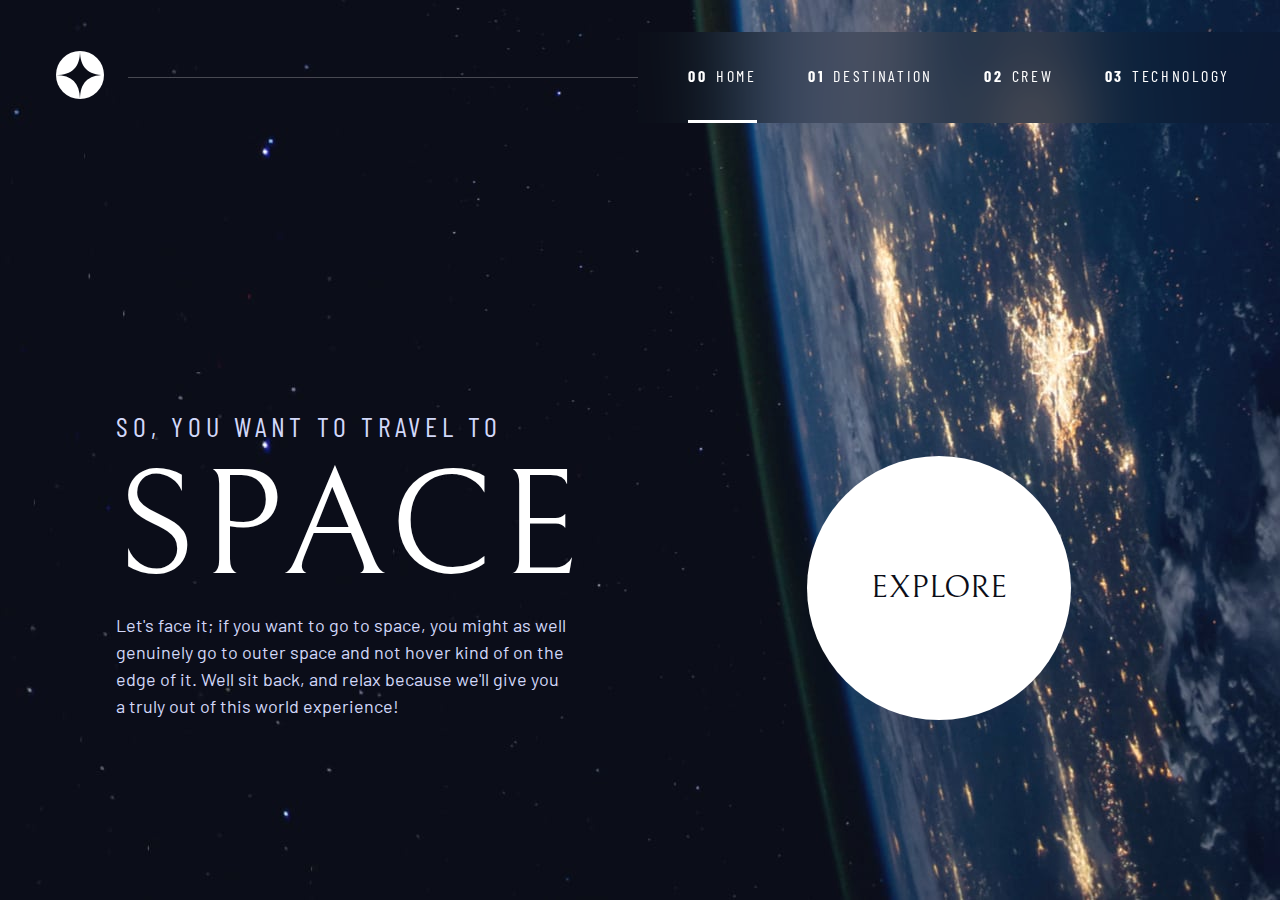
<file: DesignSystemCss/index.html>
<!DOCTYPE html>
<html lang="en">
<head>
    <meta charset="UTF-8">
    <meta http-equiv="X-UA-Compatible" content="IE=edge">
    <meta name="viewport" content="width=device-width, initial-scale=1.0">
    <title>space-tourism</title>
    <!-- Custom CSS -->
    <link rel="stylesheet" href="index.css">
    <!-- Google fonts -->
    <link rel="preconnect" href="https://fonts.googleapis.com">
    <link rel="preconnect" href="https://fonts.gstatic.com" crossorigin>
    <link href="https://fonts.googleapis.com/css2?family=Barlow+Condensed:wght@400;700&family=Barlow:wght@400;700&family=Bellefair&display=swap" rel="stylesheet">
    <!-- JS -->
    <script src="index.js" defer></script>
</head>
<body class="home">
    
    <header class="primary-header flex" >
        <div>
            <img src="assets/shared/logo.svg" alt="space tourism logo" class="logo">
        </div>
        <button class="mobile-nav-toggle" aria-controls="primary-navigation"><span  class="sr-only" aria-expanded="false">Menu</span></button>
        <nav>
            <ul id="primary-navigation" data-visible="false" class="primary-navigation underline-indicators flex">
                <li class="active"><a class="uppercase ff-sans-cond text-white letter-spacing-2" href="index.html"><span>00</span>Home</a></li>
                <li><a class="uppercase ff-sans-cond text-white letter-spacing-2" href="destination.html"><span>01</span>Destination</a></li>
                <li><a class="uppercase ff-sans-cond text-white letter-spacing-2" href="crew.html"><span>02</span>Crew</a></li>
                <li><a class="uppercase ff-sans-cond text-white letter-spacing-2" href="technology.html"><span>03</span>Technology</a></li>
            </ul>
        </nav>
    </header>

    <main class="grid-container grid-container--home">
            <section>
                <h1 class="text-accent ff-sans-cond fs-500 uppercase letter-spacing-1">So, you want to travel to <br>
                <span class="text-white ff-serif uppercase fs-900">Space</span></h1>
            
                <p class="text-accent ff-sans-normal fs-400">Let's face it; if you want to go to space, you might as well genuinely go to outer space and not hover kind of on the edge of it. Well sit back, and relax because we'll give you a truly out of this world experience!</p>
            </section>
            <section>
                <a href="#" class="large-button uppercase ff-serif text-dark bg-white">explore</a>
            </section>
    </main>
    
</body>

</html>
</file>
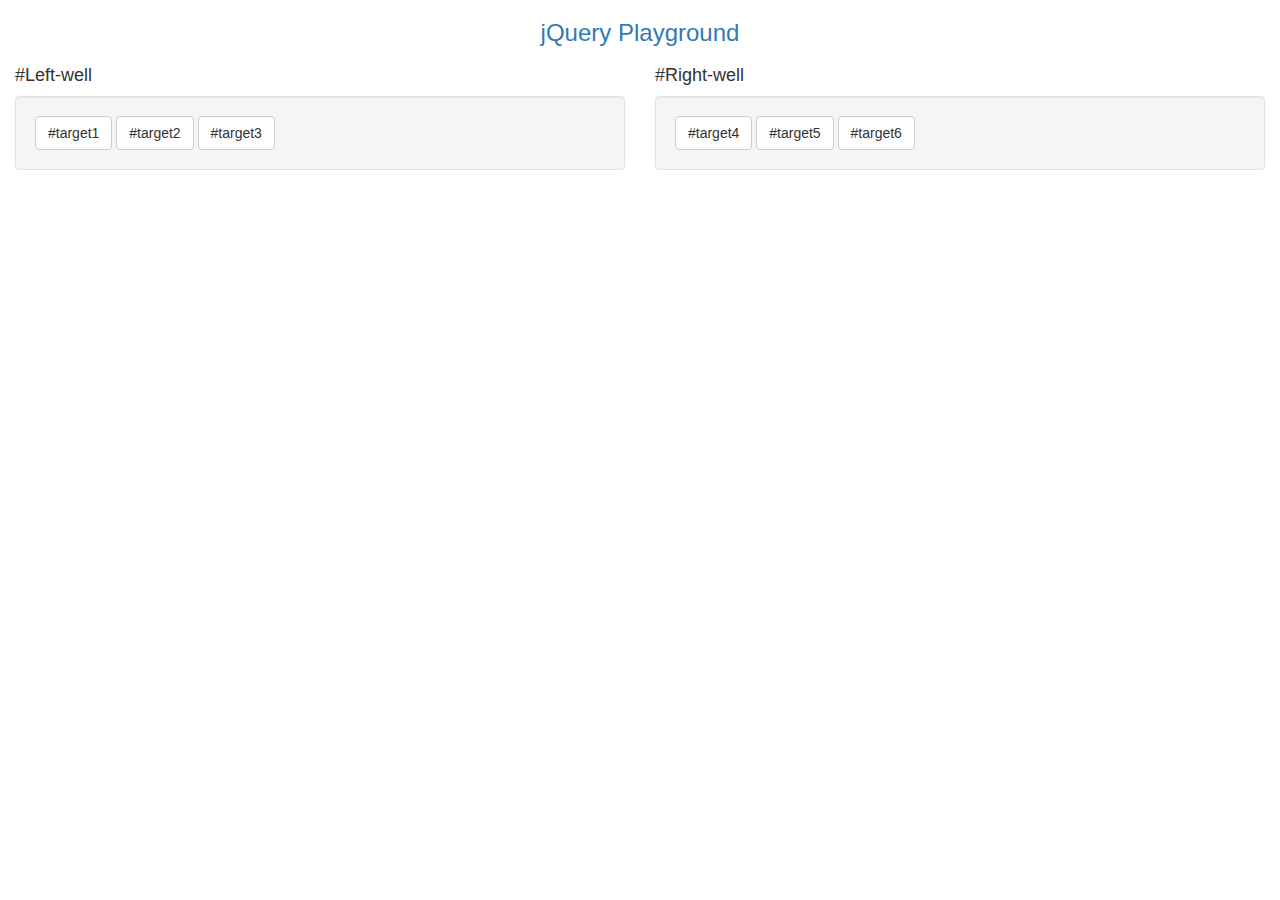
<file: 3.Front_End_Development_Libraries/2_jqueryPG.html>
<!DOCTYPE html>
<html lang="en">
<head>
    <meta charset="UTF-8">
    <meta http-equiv="X-UA-Compatible" content="IE=edge">
    <meta name="viewport" content="width=device-width, initial-scale=1.0">
    <title>Playground</title>
    <!--Include Bootstrap-->
    <link rel="stylesheet" href="https://maxcdn.bootstrapcdn.com/bootstrap/3.3.7/css/bootstrap.min.css" integrity="sha384-BVYiiSIFeK1dGmJRAkycuHAHRg32OmUcww7on3RYdg4Va+PmSTsz/K68vbdEjh4u" crossorigin="anonymous"/>
    <!--Font awesome-->
    <link rel="stylesheet" href="https://use.fontawesome.com/releases/v5.8.1/css/all.css" integrity="sha384-50oBUHEmvpQ+1lW4y57PTFmhCaXp0ML5d60M1M7uH2+nqUivzIebhndOJK28anvf" crossorigin="anonymous">
    <!-- Animate.css -->
    <link rel="stylesheet" href="https://cdnjs.cloudflare.com/ajax/libs/animate.css/4.1.1/animate.min.css"/>
    <!-- jQuery -->
    <script src="https://code.jquery.com/jquery-3.6.0.slim.js" integrity="sha256-HwWONEZrpuoh951cQD1ov2HUK5zA5DwJ1DNUXaM6FsY=" crossorigin="anonymous"></script>
</head>
<body>
    <script>
        $(document).ready(function(){
            $("#target1").css("color","red");
            $("#target1").prop("disabled",true);
            $("#target4").html("<em>#target4</em>");
            $("#target4").remove();
            $("#target2").appendTo("#right-well");
            $("#target5").clone().appendTo("#left-well");
        });
    </script>



    <!-- Code below this line should not be changed -->
    <div class="container-fluid">
        <h3 class="text-primary text-center">jQuery Playground</h3>

        <div class="row">
            <div class="col-xs-6">
                <h4>#Left-well</h4>
                <div class="well" id="left-well">
                    <button class="btn btn-default target" id="target1">#target1</button>
                    <button class="btn btn-default target" id="target2">#target2</button>
                    <button class="btn btn-default target" id="target3">#target3</button>
                </div>
            </div>
            <div class="col-xs-6">
                <h4>#Right-well</h4>
                <div class="well" id="right-well">
                    <button class="btn btn-default target" id="target4">#target4</button>
                    <button class="btn btn-default target" id="target5">#target5</button>
                    <button class="btn btn-default target" id="target6">#target6</button>
                </div>
            </div>
        </div>
    </div>
</body>
</html>
</file>
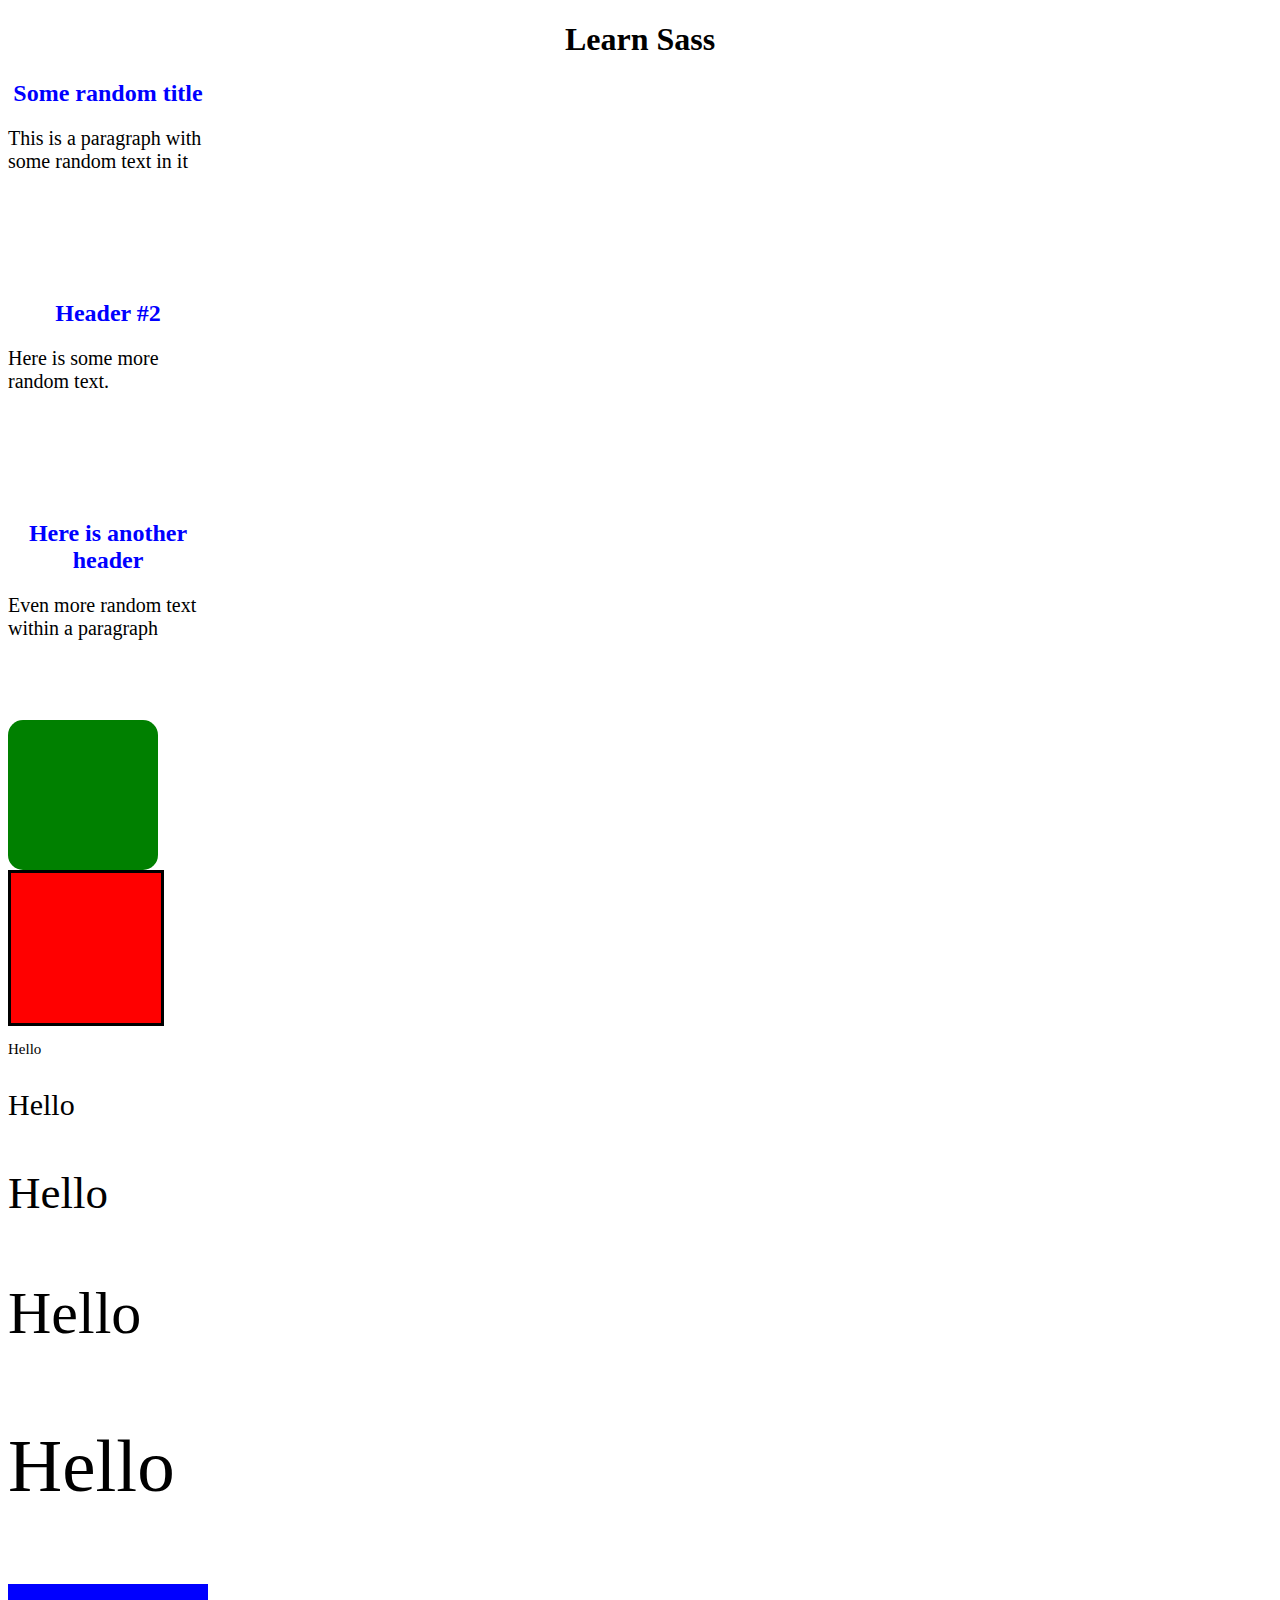
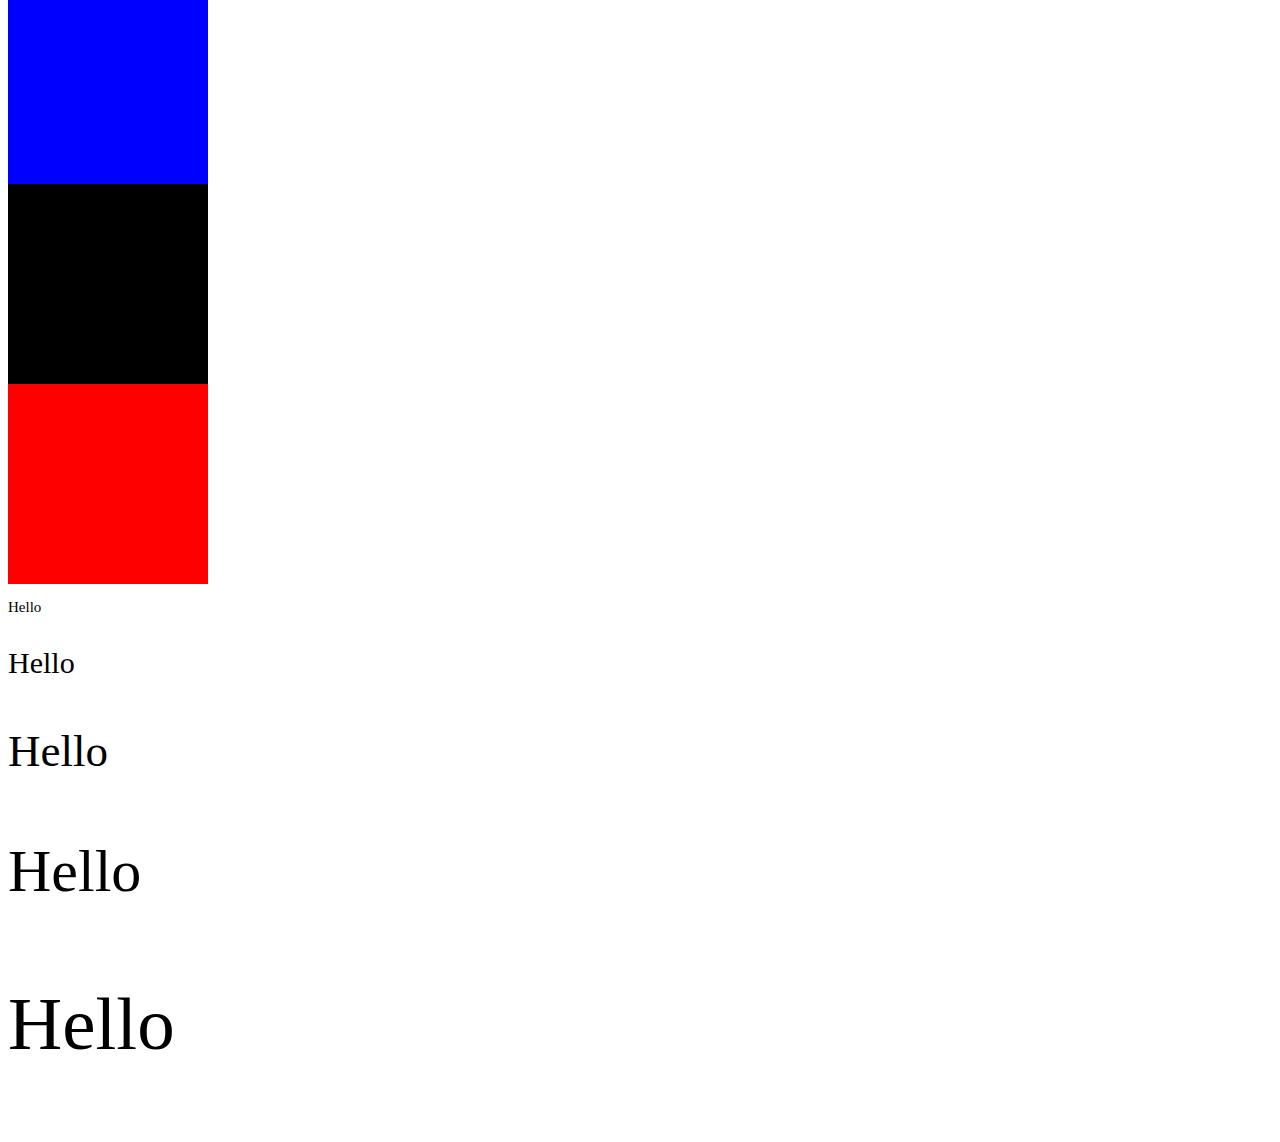
<file: 3.Front_End_Development_Libraries/3_Sass.html>
<!DOCTYPE html>
<html lang="en">
<head>
    <meta charset="UTF-8">
    <meta http-equiv="X-UA-Compatible" content="IE=edge">
    <meta name="viewport" content="width=device-width, initial-scale=1.0">
    <title>Sass</title>
    <link rel="stylesheet" href="3_main.css">
</head>
<body>
    
      <h1 class="header">Learn Sass</h1>
      <div class="blog-post">
        <h2>Some random title</h2>
        <p>This is a paragraph with some random text in it</p>
      </div>
      <div class="blog-post">
        <h2>Header #2</h2>
        <p>Here is some more random text.</p>
      </div>
      <div class="blog-post">
        <h2>Here is another header</h2>
        <p>Even more random text within a paragraph</p>
      </div>

      <div id="awesome"></div>
      <div id="box"></div>

      <p class="text-1">Hello</p>
      <p class="text-2">Hello</p>
      <p class="text-3">Hello</p>
      <p class="text-4">Hello</p>
      <p class="text-5">Hello</p>

      <div class="blue-bg"></div>
      <div class="black-bg"></div>
      <div class="red-bg"></div>

      <p class="text2-1">Hello</p>
      <p class="text2-2">Hello</p>
      <p class="text2-3">Hello</p>
      <p class="text2-4">Hello</p>
      <p class="text2-5">Hello</p>
</body>
</html>
</file>
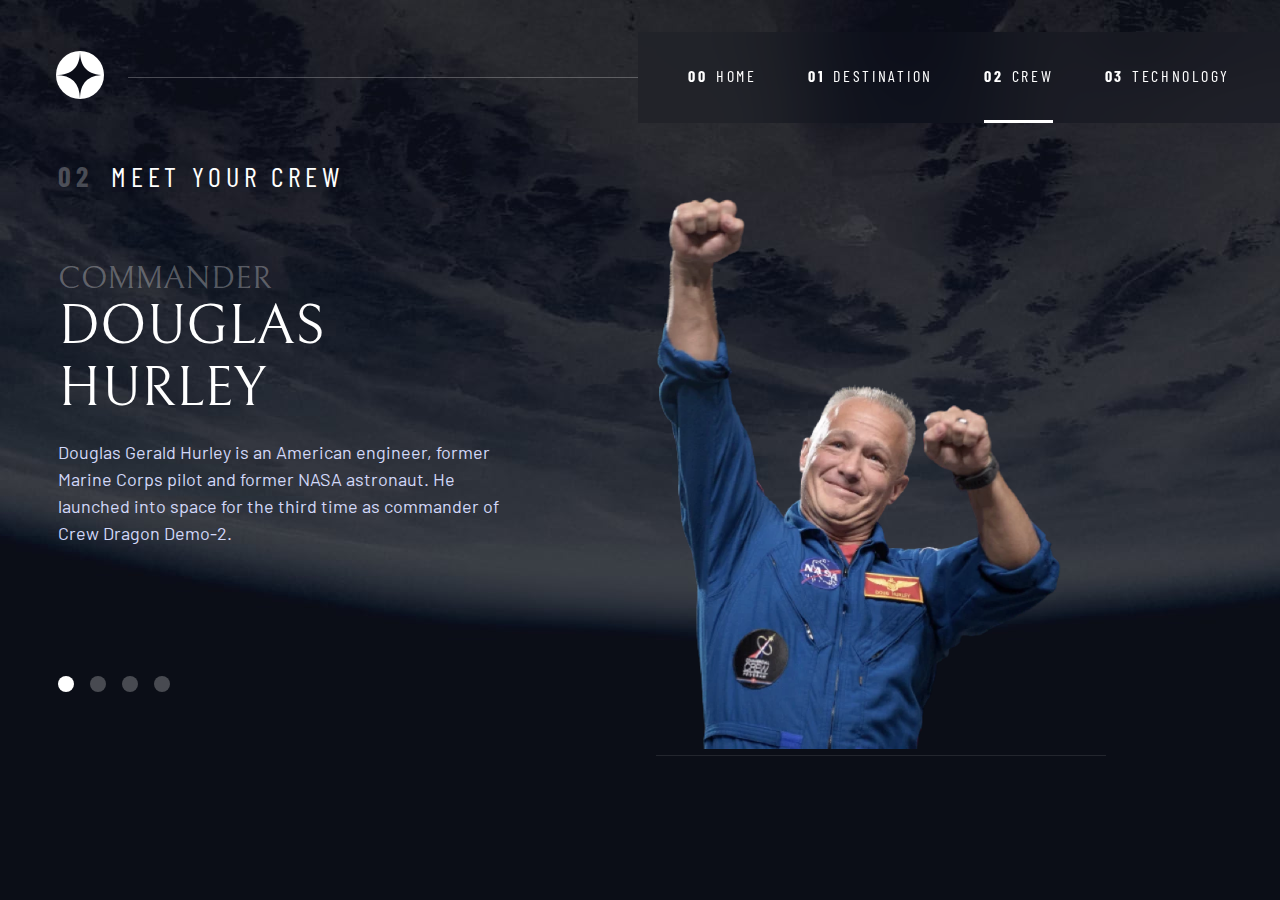
<file: DesignSystemCss/crew.html>
<!DOCTYPE html>
<html lang="en">
    <head>
        <meta charset="UTF-8">
        <meta http-equiv="X-UA-Compatible" content="IE=edge">
        <meta name="viewport" content="width=device-width, initial-scale=1.0">
        <title>space-tourism</title>
        <!-- Custom CSS -->
        <link rel="stylesheet" href="index.css">
        <!-- Google fonts -->
        <link rel="preconnect" href="https://fonts.googleapis.com">
        <link rel="preconnect" href="https://fonts.gstatic.com" crossorigin>
        <link href="https://fonts.googleapis.com/css2?family=Barlow+Condensed:wght@400;700&family=Barlow:wght@400;700&family=Bellefair&display=swap" rel="stylesheet">
        <!-- JS -->
        <script src="index.js" defer></script>
        <script src="tabs.js" defer></script>
    </head>
<body class="crew">

    <header class="primary-header flex" >
        <section>
            <img src="assets/shared/logo.svg" alt="space tourism logo" class="logo">
        </section>
        <button class="mobile-nav-toggle" aria-controls="primary-navigation"><span  class="sr-only" aria-expanded="false">Menu</span></button>
        <nav>
            <ul id="primary-navigation" data-visible="false" class="primary-navigation underline-indicators flex">
                <li><a class="uppercase ff-sans-cond text-white letter-spacing-2" href="index.html"><span aria-hidden="true">00</span>Home</a></li>
                <li><a class="uppercase ff-sans-cond text-white letter-spacing-2" href="destination.html"><span aria-hidden="true">01</span>Destination</a></li>
                <li class="active"><a class="uppercase ff-sans-cond text-white letter-spacing-2" href="crew.html"><span aria-hidden="true">02</span>Crew</a></li>
                <li><a class="uppercase ff-sans-cond text-white letter-spacing-2" href="technology.html"><span aria-hidden="true">03</span>Technology</a></li>
            </ul>
        </nav>
    </header>

    <main id="main" class="grid-container grid-container--crew flow">

        <h1 class="numbered-title"><span aria-hidden="true">02</span> Meet your Crew</h1>
        <picture id="commander-image">
            <source srcset="assets/crew/image-douglas-hurley.webp" type="image/webp">
            <img src="assets/crew/image-douglas-hurley.png" alt="commander Douglas Hurley"/>
        </picture>
        <picture id="specialist-image" hidden>
            <source srcset="assets/crew/image-mark-shuttleworth.webp" type="image/webp">
            <img src="assets/crew/image-mark-shuttleworth.png" alt="mission specialist Mark Shuttleworth"/>
        </picture>
        <picture id="pilot-image" hidden>
            <source srcset="assets/crew/image-victor-glover.webp" type="image/webp">
            <img src="assets/crew/image-victor-glover.png" alt="pilot Victor Glover"/>
        </picture>
        <picture id="engineer-image" hidden>
            <source srcset="assets/crew/image-anousheh-ansari.webp" type="image/webp">
            <img src="assets/crew/image-anousheh-ansari.png" alt="flight engineer Anousheh Ansari"/>
        </picture>


        <div class="dot-indicators flex"  role="tablist">
            <button aria-selected="true" role="tab" aria-controls="commander-tab" data-image="commander-image" tabindex="0"><span class="sr-only">The commander</span></button>
            <button aria-selected="false" role="tab" aria-controls="specialist-tab" data-image="specialist-image" tabindex="-1"><span class="sr-only">The mission specialist</span></button>
            <button aria-selected="false" role="tab" aria-controls="pilot-tab" data-image="pilot-image" tabindex="-1"><span class="sr-only">The pilot</span></button>
            <button aria-selected="false" role="tab" aria-controls="engineer-tab" data-image="engineer-image" tabindex="-1"><span class="sr-only">The crew engineer</span></button>
        </div>


        <!-- Commander -->
        <article class="crew-info flow" role="tabpanel" id="commander-tab" tabindex="0">
            <h2 class="uppercase ff-serif fs-600" style="color: hsl(var(--clr-white)/.3);">Commander<br>
                <span class="ff-serif fs-700 text-white">Douglas Hurley</span>
            </h2>
            

            <p class="text-accent ff-sans-normal fs-400">
                Douglas Gerald Hurley is an American engineer, former Marine Corps pilot
                and former NASA astronaut. He launched into space for the third time as
                commander of Crew Dragon Demo-2.
            </p>
        </article>
        <!-- Mission Specialist -->
        <article class="crew-info flow" role="tabpanel" id="specialist-tab" tabindex="0" hidden>
            <h2 class="uppercase ff-serif fs-600" style="color: hsl(var(--clr-white)/.3);">Mission Specialist<br>
                <span class="ff-serif fs-700 text-white"> Mark Shuttleworth</span>
            </h2>
            

            <p class="text-accent ff-sans-normal fs-400">
                Mark Richard Shuttleworth is the founder and CEO of Canonical, the company behind the Linux-based Ubuntu operating system. Shuttleworth became the first South African to travel to space as a space tourist.
            </p>
        </article>
        <!-- Pilot -->
        <article class="crew-info flow" role="tabpanel" id="pilot-tab" tabindex="0" hidden>
            <h2 class="uppercase ff-serif fs-600" style="color: hsl(var(--clr-white)/.3);">Pilot<br>
                <span class="ff-serif fs-700 text-white">Victor Glover</span>
            </h2>
            

            <p class="text-accent ff-sans-normal fs-400">
                Pilot on the first operational flight of the SpaceX Crew Dragon to the International Space Station. Glover is a commander in the U.S. Navy where he pilots an F/A-18.He was a crew member of Expedition 64, and served as a station systems flight engineer.
            </p>
        </article>
        <!-- Engineer -->
        <article class="crew-info flow" role="tabpanel" id="engineer-tab" tabindex="0" hidden>
            <h2 class="uppercase ff-serif fs-600" style="color: hsl(var(--clr-white)/.3);">Flight Engineer<br>
                <span class="ff-serif fs-700 text-white">Anousheh Ansari</span>
            </h2>
            

            <p class="text-accent ff-sans-normal fs-400">
                Anousheh Ansari is an Iranian American engineer and co-founder of Prodea Systems.Ansari was the fourth self-funded space tourist, the first self-funded woman to fly to the ISS, and the first Iranian in space.
            </p>
        </article>

    </main>


</body>
</html>
</file>
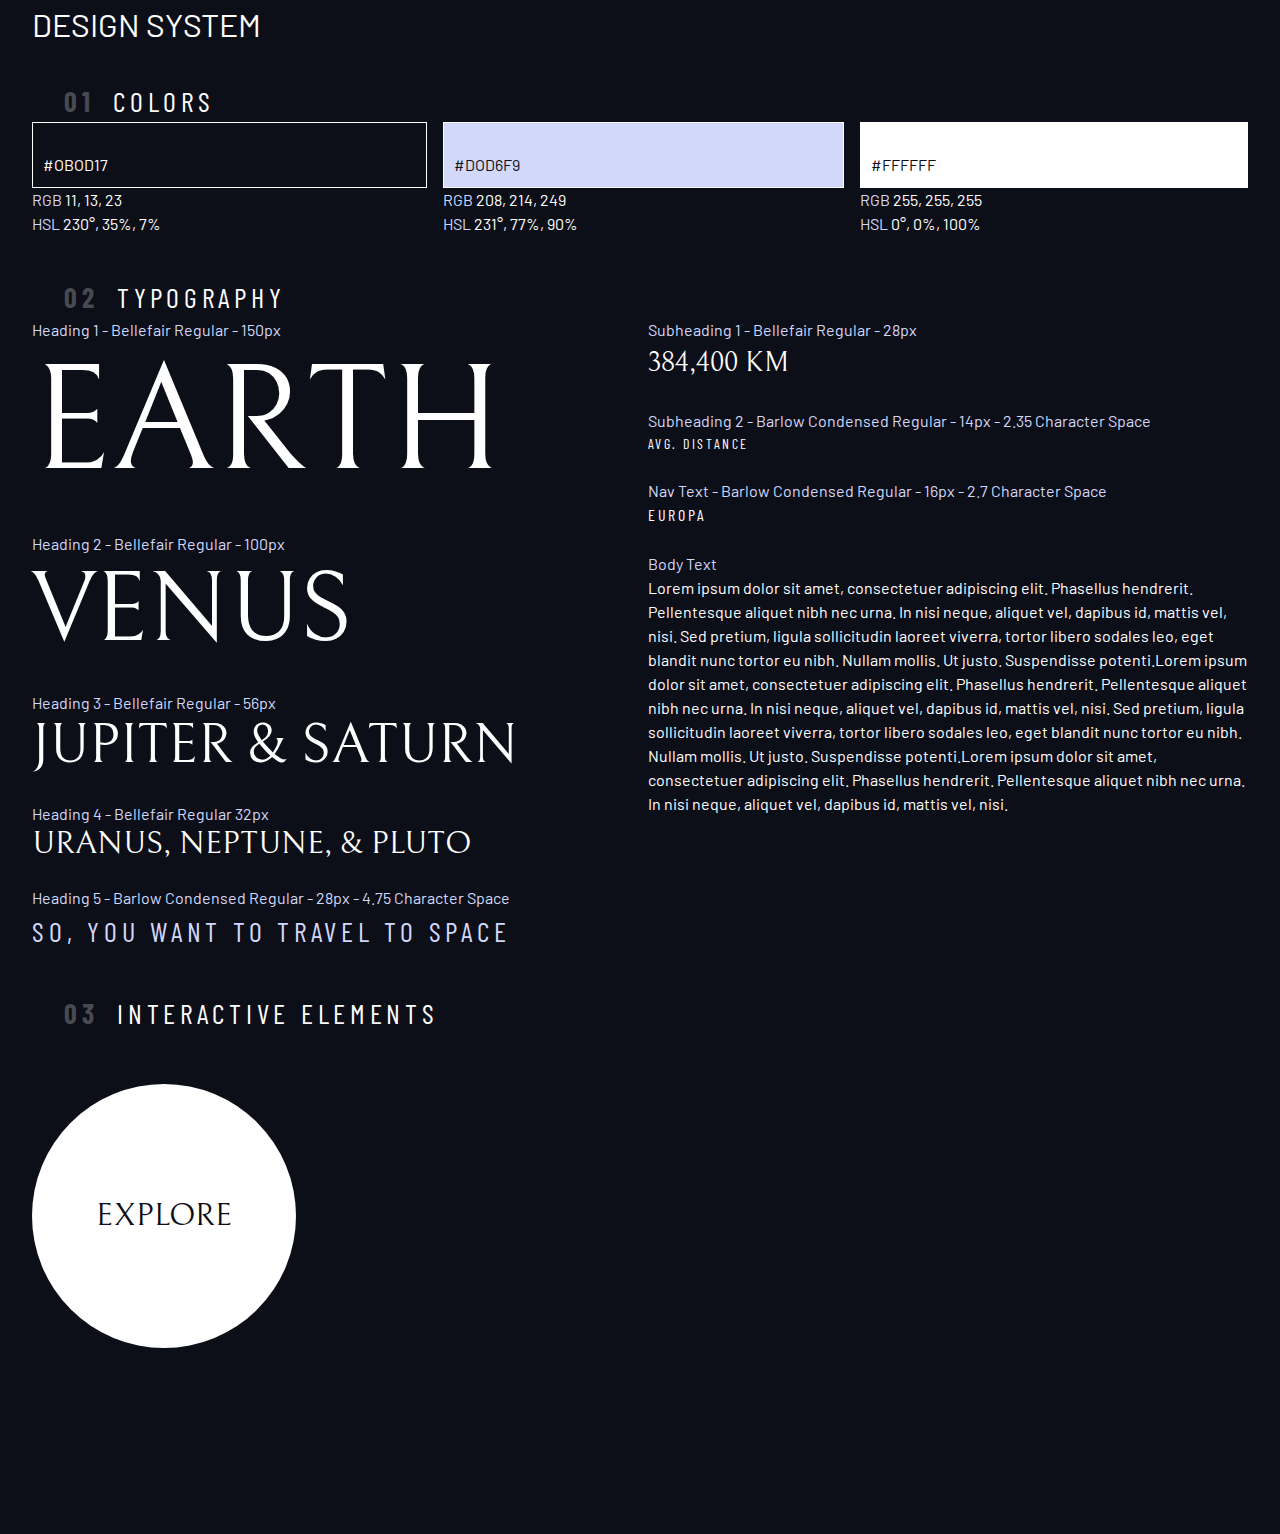
<file: DesignSystemCss/design-system.html>
<!DOCTYPE html>
<html lang="en">
<head>
    <meta charset="UTF-8">
    <meta http-equiv="X-UA-Compatible" content="IE=edge">
    <meta name="viewport" content="width=device-width, initial-scale=1.0">
    <title>Design System</title>
    <link rel="stylesheet" href="index.css">
    <!-- Google fonts -->
    <link rel="preconnect" href="https://fonts.googleapis.com">
    <link rel="preconnect" href="https://fonts.gstatic.com" crossorigin>
    <link href="https://fonts.googleapis.com/css2?family=Barlow+Condensed:wght@400;700&family=Barlow:wght@400;700&family=Bellefair&display=swap" rel="stylesheet">
</head>
<body >
    <div class="container">
        <h1 class="uppercase">Design System</h1>
        
        <section id="colors">
            <h2 class="numbered-title"><span>01</span> Colors</h2>
            <div class="flex">
                <div style="flex-grow: 1;">
                    <div class="bg-dark text-white" style="padding: 3rem 1rem 1rem; border: 1px solid white">
                        #OBOD17
                    </div>
                    <p><span class="text-accent">RGB</span> 11, 13, 23</p>
                    <p><span class="text-accent">HSL</span> 230°, 35%, 7%</p>
                </div>
                <div style="flex-grow: 1;">
                    <div class="bg-accent text-dark" style="padding: 3rem 1rem 1rem; border: 1px solid white">
                        #DOD6F9
                    </div>
                    <p><span class="text-accent">RGB</span> 208, 214, 249</p>
                    <p><span class="text-accent">HSL</span> 231°, 77%, 90%</p>
                </div>
                <div style="flex-grow: 1;">
                    <div class="bg-white text-dark" style="padding: 3rem 1rem 1rem; border: 1px solid white">
                        #FFFFFF
                    </div>
                    <p><span class="text-accent">RGB</span> 255, 255, 255</p>
                    <p><span class="text-accent">HSL</span> 0°, 0%, 100%</p>
                </div>
            </div>
        </section>

        <section id="typography" style="margin: 4rem 0;">
            <h2 class="numbered-title"><span>02</span> Typography</h2>
            <div class="flex">
                <div class="flow" style="flex-basis: 100%;--flow-space:2.5rem;">
                    <div>
                        <p class="text-accent">Heading 1 - Bellefair Regular - 150px</p>
                        <p class="fs-900 ff-serif uppercase">Earth</p>
                    </div>
                    <div>
                         <p class="text-accent">Heading 2 - Bellefair Regular - 100px</p>
                         <p class="fs-800 ff-serif uppercase">Venus</p>
                    </div>
                    <div>
                         <p class="text-accent">Heading 3 - Bellefair Regular - 56px</p>
                        <p class="fs-700 ff-serif uppercase">Jupiter & Saturn</p>
                    </div>
                    <div>
                        <p class="text-accent">Heading 4 - Bellefair Regular 32px</p>
                        <p class="fs-600 ff-serif uppercase">Uranus, Neptune, & Pluto</p>
                    </div>
                    <div>
                        <p class="text-accent">Heading 5 - Barlow Condensed Regular - 28px - 4.75 Character Space</p>
                        <p class="text-accent fs-500 ff-sans-cond uppercase letter-spacing-1">So, you want to travel to space</p>
                    </div>
                </div>

                <div class="flow" style="flex-basis: 100%; --flow-space:2.5rem;">
                    <div> 
                        <p class="text-accent">Subheading 1 - Bellefair Regular - 28px</p>
                        <p class="fs-500 ff-serif uppercase">384,400 km</p>
                    </div>
                    <div> 
                        <p class="text-accent">Subheading 2 - Barlow Condensed Regular - 14px - 2.35 Character Space</p>
                        <p class="fs-200 ff-sans-cond uppercase letter-spacing-3">Avg. Distance</p>
                    </div>
                    <div> 
                        <p class="text-accent">Nav Text - Barlow Condensed Regular - 16px - 2.7 Character Space</p>
                        <p class="fs-300 ff-sans-cond uppercase letter-spacing-2">Europa</p>
                    </div>
                    <div> 
                        <p class="text-accent">Body Text</p>
                        <p>Lorem ipsum dolor sit amet, consectetuer adipiscing elit. Phasellus hendrerit. Pellentesque aliquet nibh nec urna. In nisi neque, aliquet vel, dapibus id, mattis vel, nisi. Sed pretium, ligula sollicitudin laoreet viverra, tortor libero sodales leo, eget blandit nunc tortor eu nibh. Nullam mollis. Ut justo. Suspendisse potenti.Lorem ipsum dolor sit amet, consectetuer adipiscing elit. Phasellus hendrerit. Pellentesque aliquet nibh nec urna. In nisi neque, aliquet vel, dapibus id, mattis vel, nisi. Sed pretium, ligula sollicitudin laoreet viverra, tortor libero sodales leo, eget blandit nunc tortor eu nibh. Nullam mollis. Ut justo. Suspendisse potenti.Lorem ipsum dolor sit amet, consectetuer adipiscing elit. Phasellus hendrerit. Pellentesque aliquet nibh nec urna. In nisi neque, aliquet vel, dapibus id, mattis vel, nisi. </p>
                    </div>
            </div>
        </section>
        <section class="flow" id="interactive-elements">
            <h2 class="numbered-title"><span>03</span> Interactive elements</h2>
           
            <!-- navigation -->
            <div></div>
            <div class="flex" style="margin-top:5rem;">
                <div>
                    <!-- explore button -->
                    <a href="#" class="large-button uppercase ff-serif fs-600 text-dark bg-white">explore</a>
                </div>
                <div style="margin-bottom:50vh">
                    <!-- Tabs -->
                    <!-- Dots-->
                    <!-- Numbers -->
                </div>
            </div>
        </section>
    </div>
    
</body>
</html>
</file>
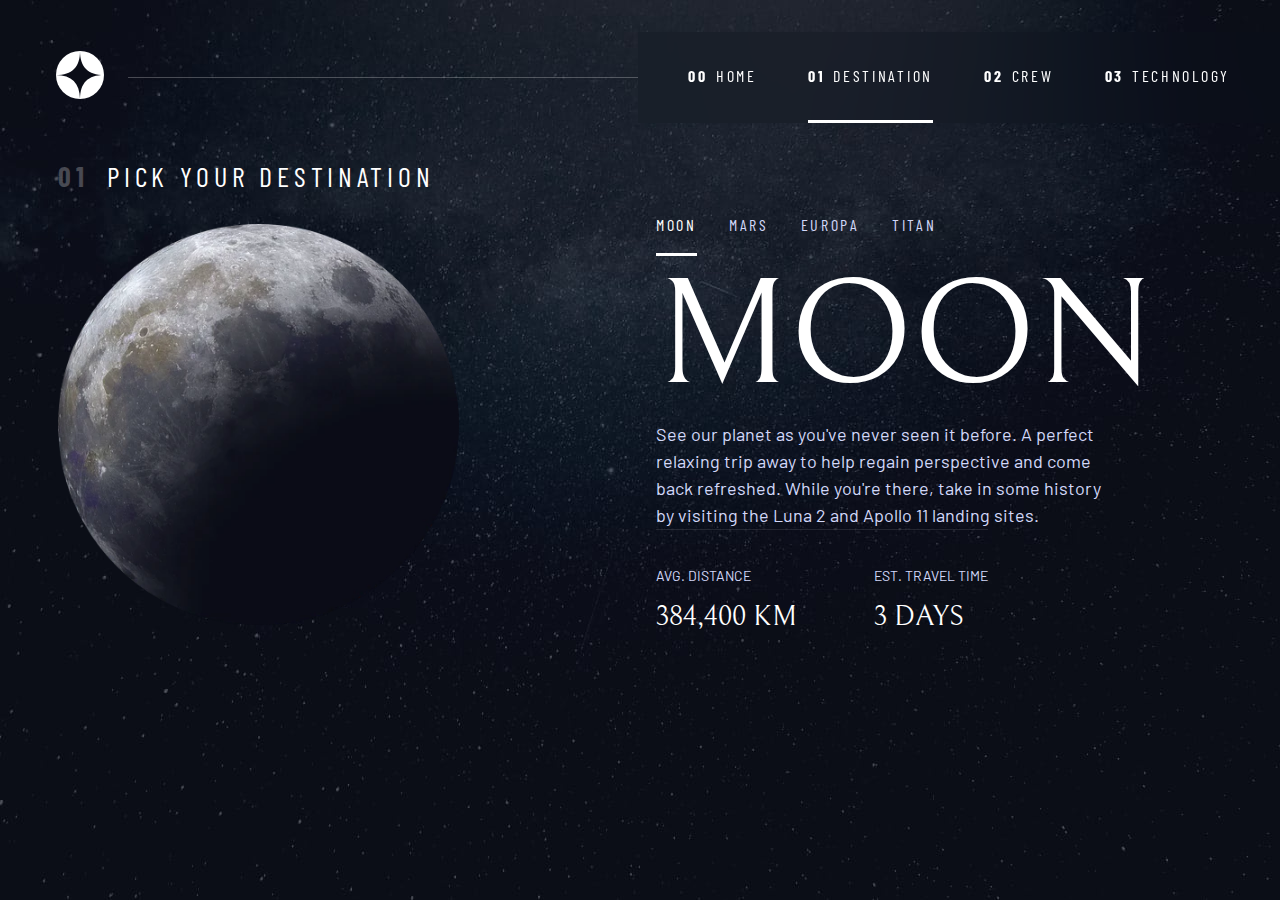
<file: DesignSystemCss/destination.html>
<!DOCTYPE html>
<html lang="en">
<head>
    <meta charset="UTF-8">
    <meta http-equiv="X-UA-Compatible" content="IE=edge">
    <meta name="viewport" content="width=device-width, initial-scale=1.0">
    <title>space-tourism</title>
    <!-- Custom CSS -->
    <link rel="stylesheet" href="index.css">
    <!-- Google fonts -->
    <link rel="preconnect" href="https://fonts.googleapis.com">
    <link rel="preconnect" href="https://fonts.gstatic.com" crossorigin>
    <link href="https://fonts.googleapis.com/css2?family=Barlow+Condensed:wght@400;700&family=Barlow:wght@400;700&family=Bellefair&display=swap" rel="stylesheet">
    <!-- JS -->
    <script src="index.js" defer></script>
    <script src="tabs.js" defer></script>
</head>
<body class="destination">
    <header class="primary-header flex" >
        <section>
            <img src="assets/shared/logo.svg" alt="space tourism logo" class="logo">
        </section>
        <button class="mobile-nav-toggle" aria-controls="primary-navigation"><span  class="sr-only" aria-expanded="false">Menu</span></button>
        <nav>
            <ul id="primary-navigation" data-visible="false" class="primary-navigation underline-indicators flex">
                <li><a class="uppercase ff-sans-cond text-white letter-spacing-2" href="index.html"><span aria-hidden="true">00</span>Home</a></li>
                <li class="active"><a class="uppercase ff-sans-cond text-white letter-spacing-2" href="destination.html"><span aria-hidden="true">01</span>Destination</a></li>
                <li><a class="uppercase ff-sans-cond text-white letter-spacing-2" href="crew.html"><span aria-hidden="true">02</span>Crew</a></li>
                <li><a class="uppercase ff-sans-cond text-white letter-spacing-2" href="technology.html"><span aria-hidden="true">03</span>Technology</a></li>
            </ul>
        </nav>
    </header>

    <main id="main" class="grid-container grid-container--destination flow">
        
        <h1 class="numbered-title"><span aria-hidden="true">01</span> Pick your destination</h1>
        <picture id="moon-image">
            <source srcset="assets\destination\image-moon.webp" type="image/webp">
            <img src="assets/destination/image-moon.png" alt="the moon">
        </picture>
        <picture id="mars-image" hidden>
            <source srcset="assets\destination\image-mars.webp" type="image/webp">
            <img src="assets/destination/image-mars.png" alt="the planet mars" >
        </picture>

        <picture id="europa-image" hidden>
            <source srcset="assets\destination\image-europa.webp" type="image/webp">
            <img src="assets/destination/image-europa.png" alt="the planet europa">
        </picture>

        <picture id="titan-image" hidden>
            <source srcset="assets\destination\image-titan.webp" type="image/webp">
            <img src="assets/destination/image-titan.png" alt="the planet titan">
        </picture>
        
        <section class="tab-list underline-indicators flex" role="tablist" aria-label="destination list">
            <button aria-selected="true" role="tab" aria-controls="moon-tab" class="uppercase ff-sans-cond text-accent letter-spacing-2 " tabindex="0" data-image="moon-image">Moon</button>
            <button aria-selected="false" role="tab" aria-controls="mars-tab" class="uppercase ff-sans-cond text-accent letter-spacing-2 " tabindex="-1" data-image="mars-image">Mars</button>
            <button aria-selected="false" role="tab" aria-controls="europa-tab" class="uppercase ff-sans-cond text-accent letter-spacing-2 " tabindex="-1" data-image="europa-image">Europa</button>
            <button aria-selected="false" role="tab" aria-controls="titan-tab" class="uppercase ff-sans-cond text-accent letter-spacing-2 " tabindex="-1" data-image="titan-image">Titan</button>
        </section>
      
        <!--Moon-->
        <article class="destination-info"  role="tabpanel" id="moon-tab" tabindex="0">
            <section>
                <span class="text-white ff-serif uppercase fs-900">Moon</span>
                <p class="text-accent ff-sans-normal fs-400">See our planet as you've never seen it before. A perfect relaxing trip away to help
                regain perspective and come back refreshed. While you're there, take in some history
                by visiting the Luna 2 and Apollo 11 landing sites.</p>
            </section>

            <section class="destination-meta flex">
                <div>
                    <h3 class="text-accent fs-200 uppercase">Avg. distance</h3>
                    <p class="fs-500 ff-serif uppercase">384,400 km</p>
                </div>
                <div>
                    <h3 class="text-accent fs-200 uppercase">Est. travel time</h3>
                    <p class="fs-500 ff-serif uppercase">3 days</p>
                </div>
            </section>
        </article>
        <!-- Mars -->
        <article hidden class="destination-info" role="tabpanel" id="mars-tab" tabindex="0">
            <section>
                <span class="text-white ff-serif uppercase fs-900">Mars</span>
                <p class="text-accent ff-sans-normal fs-400">Don't forget to pack your hiking boots. You'll need them to tackle Olympus Mons,the tallest planetary mountain in our solar system. It's two and a half times the size of Everest!</p>
            </section>

            <section class="destination-meta flex">
                <div>
                    <h3 class="text-accent fs-200 uppercase">Avg. distance</h3>
                    <p class="fs-500 ff-serif uppercase">225 mil. km</p>
                </div>
                <div>
                    <h3 class="text-accent fs-200 uppercase">Est. travel time</h3>
                    <p class="fs-500 ff-serif uppercase">9 months</p>
                </div>
            </section>
        </article>
        <!-- Europa -->
        <article hidden class="destination-info" role="tabpanel" id="europa-tab" tabindex="0">
            <section>
                <span class="text-white ff-serif uppercase fs-900">Europa</span>
                <p class="text-accent ff-sans-normal fs-400">The smallest of the four Galilean moons orbiting Jupiter, Europa is a winter lover's dream. With an icy surface, it's perfect for a bit of ice skating, curling, hockey, or simple relaxation in your snug wintery cabin.</p>
            </section>

            <section class="destination-meta flex">
                <div>
                    <h3 class="text-accent fs-200 uppercase">Avg. distance</h3>
                    <p class="fs-500 ff-serif uppercase">628 mil. km</p>
                </div>
                <div>
                    <h3 class="text-accent fs-200 uppercase">Est. travel time</h3>
                    <p class="fs-500 ff-serif uppercase">3 years</p>
                </div>
            </section>
        </article>
        <!-- Titan -->
        <article hidden class="destination-info" role="tabpanel" id="titan-tab" tabindex="0">
            <section>
                <span class="text-white ff-serif uppercase fs-900">Titan</span>
                <p class="text-accent ff-sans-normal fs-400">The only moon known to have a dense atmosphere other than Earth, Titan is a home away from home (just a few hundred degrees colder!). As a bonus, you get striking views of the Rings of Saturn.</p>
            </section>

            <section class="destination-meta flex">
                <div>
                    <h3 class="text-accent fs-200 uppercase">Avg. distance</h3>
                    <p class="fs-500 ff-serif uppercase">1.6 bil. km</p>
                </div>
                <div>
                    <h3 class="text-accent fs-200 uppercase">Est. travel time</h3>
                    <p class="fs-500 ff-serif uppercase">7 years</p>
                </div>
            </section>
        </article>
        
    </main>
    
</body>

</html>
</file>
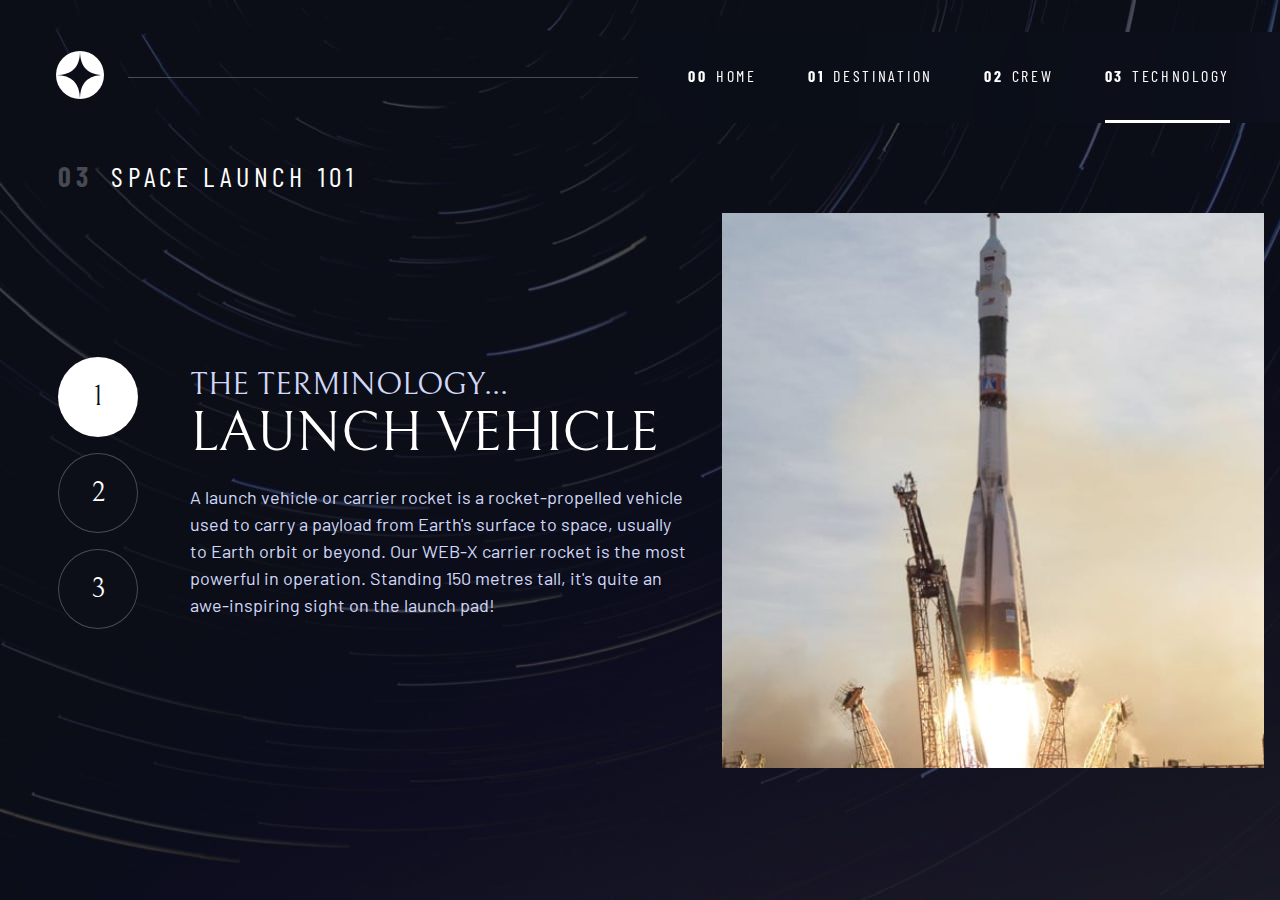
<file: DesignSystemCss/technology.html>
<!DOCTYPE html>
<html lang="en">
    <head>
        <meta charset="UTF-8">
        <meta http-equiv="X-UA-Compatible" content="IE=edge">
        <meta name="viewport" content="width=device-width, initial-scale=1.0">
        <title>space-tourism</title>
        <!-- Custom CSS -->
        <link rel="stylesheet" href="index.css">
        <!-- Google fonts -->
        <link rel="preconnect" href="https://fonts.googleapis.com">
        <link rel="preconnect" href="https://fonts.gstatic.com" crossorigin>
        <link href="https://fonts.googleapis.com/css2?family=Barlow+Condensed:wght@400;700&family=Barlow:wght@400;700&family=Bellefair&display=swap" rel="stylesheet">
        <!-- JS -->
        <script src="index.js" defer></script>
        <script src="tabs.js" defer></script>
    </head>
<body class="technology">

    <header class="primary-header flex" >
        <section>
            <img src="assets/shared/logo.svg" alt="space tourism logo" class="logo">
        </section>
        <button class="mobile-nav-toggle" aria-controls="primary-navigation"><span  class="sr-only" aria-expanded="false">Menu</span></button>
        <nav>
            <ul id="primary-navigation" data-visible="false" class="primary-navigation underline-indicators flex">
                <li><a class="uppercase ff-sans-cond text-white letter-spacing-2" href="index.html"><span aria-hidden="true">00</span>Home</a></li>
                <li><a class="uppercase ff-sans-cond text-white letter-spacing-2" href="destination.html"><span aria-hidden="true">01</span>Destination</a></li>
                <li><a class="uppercase ff-sans-cond text-white letter-spacing-2" href="crew.html"><span aria-hidden="true">02</span>Crew</a></li>
                <li class="active"><a class="uppercase ff-sans-cond text-white letter-spacing-2" href="technology.html"><span aria-hidden="true">03</span>Technology</a></li>
            </ul>
        </nav>
    </header>

    <main id="main" class="grid-container grid-container--technology flow">

        <h1 class="numbered-title"><span aria-hidden="true">03</span> Space Launch 101</h1>
        <picture id="launch-image">
            <source srcset="assets\technology\image-launch-vehicle-portrait.jpg" media="(min-width:768px)"/>
            <img src="assets/technology/image-launch-vehicle-landscape.jpg" alt="Launch vehicle"/>
        </picture>
        <picture id="spaceport-image" hidden >
            <source srcset="assets\technology\image-spaceport-portrait.jpg" media="(min-width:768px)"/>
            <img src="assets/technology/image-spaceport-landscape.jpg" alt="Launch vehicle"/>
        </picture>
        <picture id="capsule-image" hidden>
            <source srcset="assets\technology\image-space-capsule-portrait.jpg" media="(min-width:768px)"/>
            <img src="assets/technology/image-space-capsule-landscape.jpg" alt="Launch vehicle"/>
        </picture>
    
        
        
       

        <div class="number-indicators flex" role="tablist">
            <button aria-selected="true" role="tab" aria-controls="launch-tab" tabindex="0" data-image="launch-image" class="ff-serif">1</button>
            <button aria-selected="false" role="tab" aria-controls="spaceport-tab" tabindex="-1" data-image="spaceport-image" class="ff-serif" >2</button>
            <button aria-selected="false" role="tab" aria-controls="capsule-tab" tabindex="-1" data-image="capsule-image" class="ff-serif">3</button>
        </div>

        <!-- Launch Vehicle -->
        <article class="technology-info flow" role="tabpanel" id="launch-tab" tabindex="0">
            <h2 class="text-accent uppercase ff-serif fs-600">The terminology...<br>
                <span class="ff-serif fs-700 text-white">Launch vehicle</span>
            </h2>

            <p class="text-accent ff-sans-normal fs-400">
                A launch vehicle or carrier rocket is a rocket-propelled vehicle used to carry a 
                payload from Earth's surface to space, usually to Earth orbit or beyond. Our 
                WEB-X carrier rocket is the most powerful in operation. Standing 150 metres tall, 
                it's quite an awe-inspiring sight on the launch pad!
            </p>
        </article>
        <!-- Spaceport -->
        <article class="technology-info flow" role="tabpanel" id="spaceport-tab" tabindex="0" hidden>
            <h2 class="text-accent uppercase ff-serif fs-600">The terminology...<br>
                <span class="ff-serif fs-700 text-white">Spaceport</span>
            </h2>

            <p class="text-accent ff-sans-normal fs-400">
                A spaceport or cosmodrome is a site for launching (or receiving) spacecraft, 
                by analogy to the seaport for ships or airport for aircraft. Based in the 
                famous Cape Canaveral, our spaceport is ideally situated to take advantage 
                of the Earth's rotation for launch.
            </p>
        </article>
        <!-- Space Capsule -->
        <article class="technology-info flow" role="tabpanel" id="capsule-tab" tabindex="0" hidden>
            <h2 class="text-accent uppercase ff-serif fs-600">The terminology...<br>
                <span class="ff-serif fs-700 text-white">Space capsule</span>
            </h2>

            <p class="text-accent ff-sans-normal fs-400">
                A space capsule is an often-crewed spacecraft that uses a blunt-body reentry 
                capsule to reenter the Earth's atmosphere without wings. Our capsule is where 
                you'll spend your time during the flight. It includes a space gym, cinema, 
                and plenty of other activities to keep you entertained.
            </p>
        </article>

    </main>


</body>
</html>
</file>
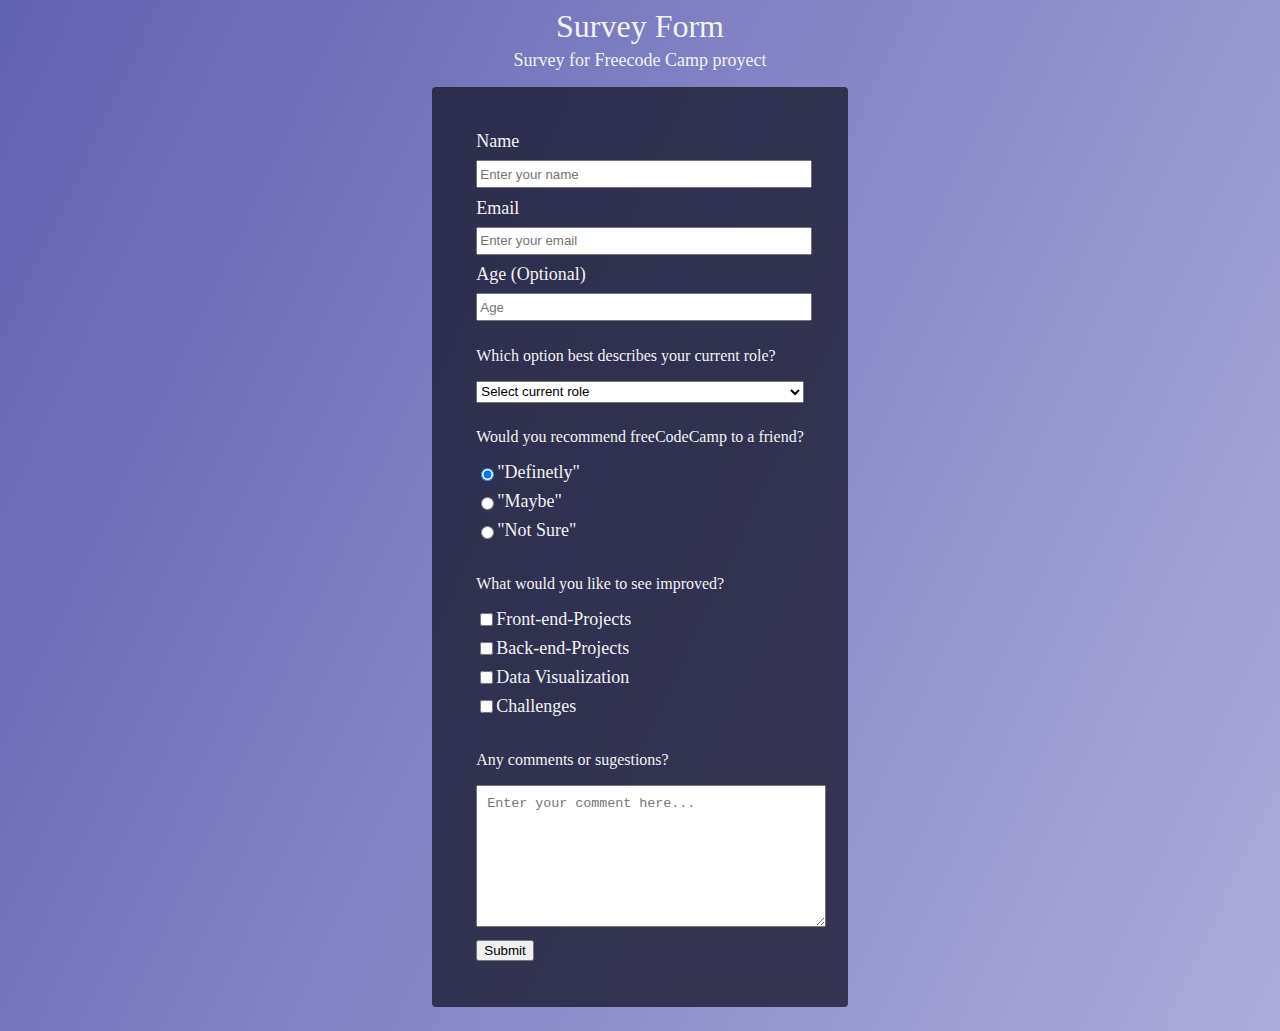
<file: Responsive Web Design/2_surveyForm.html>
<!DOCTYPE html>
<html lang="en">
<head>
    <meta charset="UTF-8">
    <meta http-equiv="X-UA-Compatible" content="IE=edge">
    <meta name="viewport" content="width=device-width, initial-scale=1.0">
    <link rel="stylesheet" href="2_surveyForm.css">
    <title>Document</title>
</head>
<body>
    <div class="mark">
        <div class="container">
          <h1 id="title">Survey Form</h1>
          <p id="description">Survey for Freecode Camp proyect</p>
          <form id="survey-form">
            <div class="form-group">
              <label id="name-label" for="name">Name</label>
              <input type="text" name="name" id="name" class="form-control" placeholder="Enter your name" required>
            </div>
            <div class="form-group">
              <label id="email-label" for="email">Email</label>
              <input type="email" name="email-" id="email" class="form-control" placeholder="Enter your email" required>
            </div>
      
            <div class="form-group">
              <label id="number-label" for="number">Age (Optional)</label>
              <input type="number" name="age" class="form-control" id="number" min="10" max="99" placeholder="Age">
            </div>
      
            <div class="form-group">
              <p>Which option best describes your current role?</p>
              <select id="dropdown" name="role" class="form-control" required>
                <option disable selescted value>Select current role</option>
                <option value="student">Student</option>
                <optionva value="job">Full Time Job</optionva>
                <option value="learner">Full Time Learner</option>
                <option value="preferNo">Pefer not to say</option>
                <option value="other">Other</option>
              </select>
            </div>
            <div class="form-group">
              <p>Would you recommend freeCodeCamp to a friend?</p>
              <label>
                <input name="user-recommend" value="definetly" type="radio" checked>
                "Definetly"
              </label>
              <label>
                <input name="user-recommend" value="maybe" type="radio">
                "Maybe"
              </label>
              <label>
                <input name="user-recommend" value="not-sure" type="radio">
                "Not Sure"
              </label>
            </div>
            <div class="form-group">
              <p>What would you like to see improved?</p>
              <label><input type="checkbox" name="prefer" value="front-end-proyects">Front-end-Projects</label>
              <label><input type="checkbox" name="prefer" value="back-end-proyects">Back-end-Projects</label>
              <label><input type="checkbox" name="prefer" value="data-visualization">Data Visualization</label>
              <label><input type="checkbox" name="prefer" value="challenges">Challenges</label>
            </div>
            <div class="form-group">
              <p>Any comments or sugestions?</p>
              <textarea id="comments" name="comment" class="form-textarea" placeholder="Enter your comment here..."></textarea>
            </div>
            <div class="form-group">
              <button type="submit" id="submit">Submit</button>
      
            </div>
      
          </form>
        </div>
      </div>
</body>
</html>
</file>
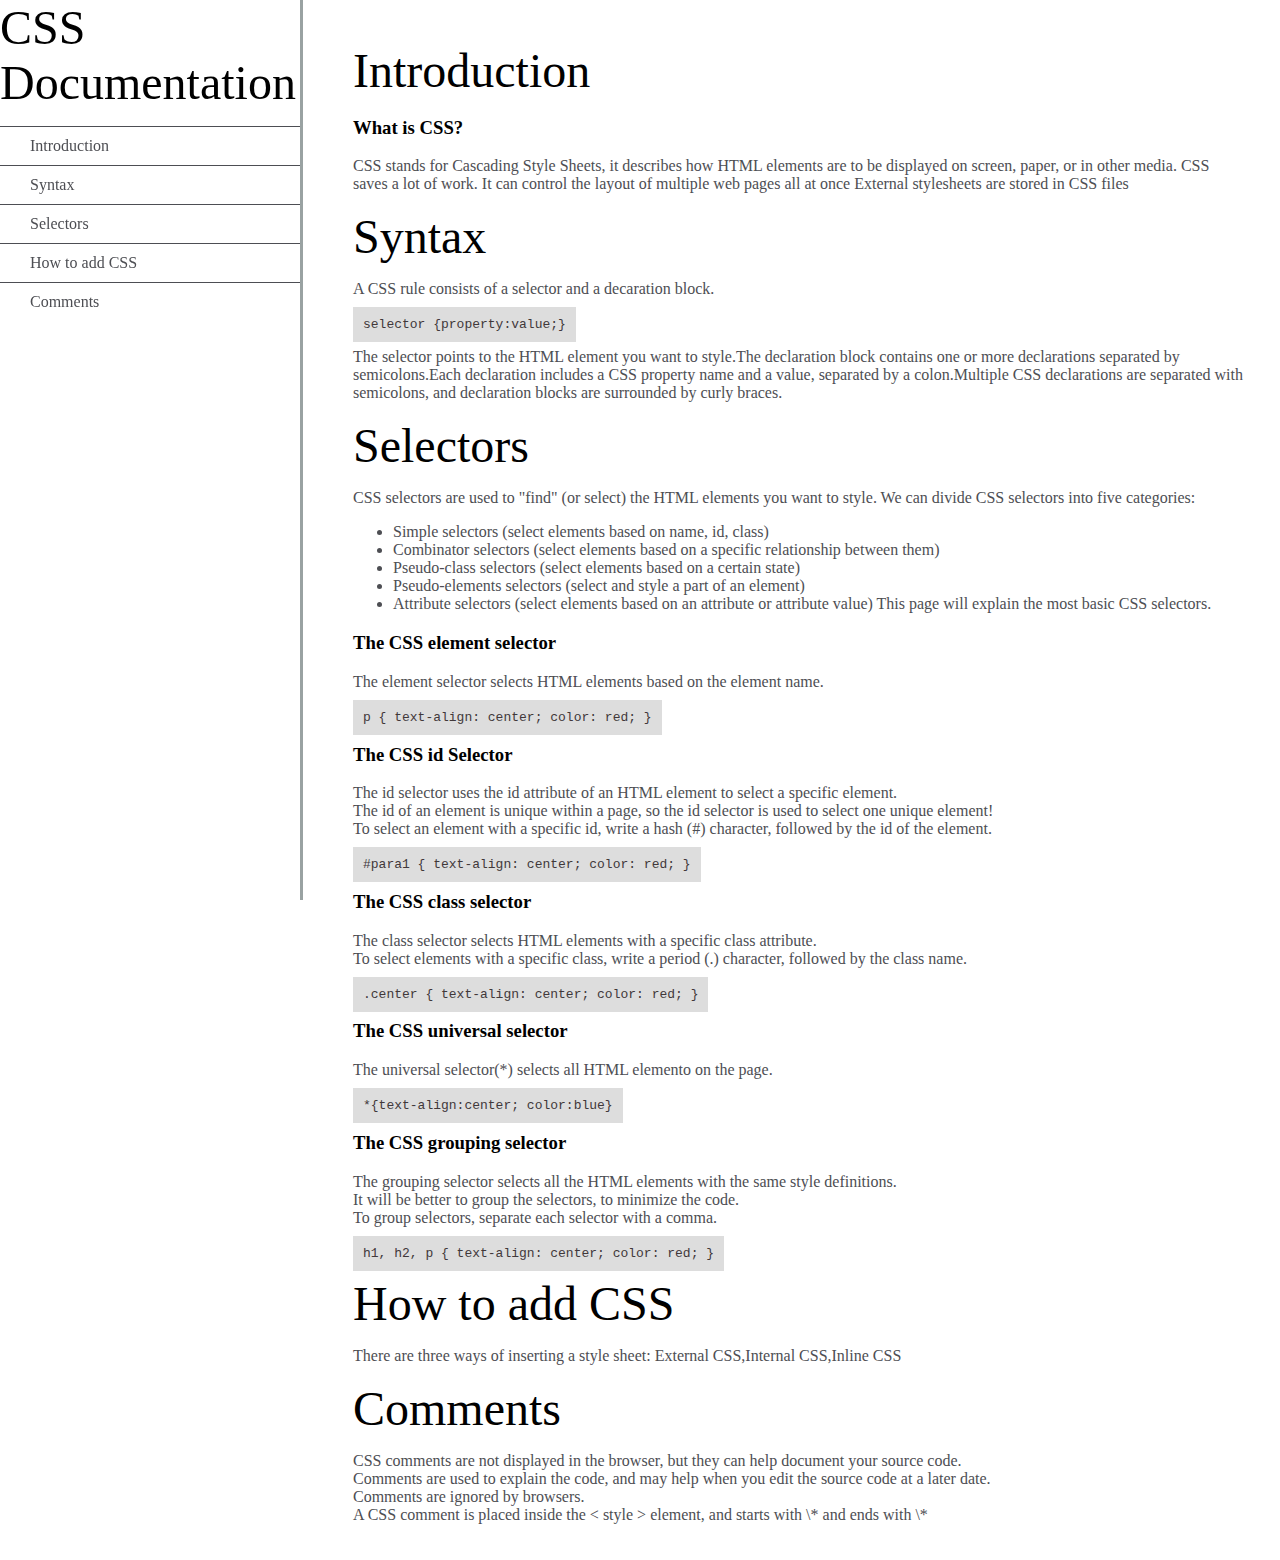
<file: Responsive Web Design/3_TechnicalD.html>
<!DOCTYPE html>
<html lang="en">
<head>
    <meta charset="UTF-8">
    <meta http-equiv="X-UA-Compatible" content="IE=edge">
    <meta name="viewport" content="width=device-width, initial-scale=1.0">
    <link rel="stylesheet" href="3_ThenicalD.css">
    <title>CSS Technical Documentation</title>
</head>
<body>

    <nav id="navbar">
        <header>CSS Documentation</header>
        <ul>
            <li><a class="nav-link" href="#Introduction">Introduction</a></li>
            <li><a class="nav-link" href="#Syntax">Syntax</a></li>
            <li><a class="nav-link" href="#Selectors">Selectors</a></li>
            <li><a class="nav-link" href="#How_to_add_CSS">How to add CSS</a></li>
            <li><a class="nav-link" href="#Comments">Comments</a></li>
        </ul>
    </nav>
    <main id="main-doc">
        <section class="main-section" id="Introduction">
            <header>Introduction</header>
            
            <h3>What is CSS?</h3>
            <p>
                CSS stands for Cascading Style Sheets, it describes how HTML elements are to be displayed on screen, paper, or in other media.
                CSS saves a lot of work. It can control the layout of multiple web pages all at once
                External stylesheets are stored in CSS files
            </p>



        </section>
        <section class="main-section" id="Syntax">
            <header>Syntax</header>
            <p>A CSS rule consists of a selector and a decaration block.</p>

            <code>selector {property:value;}</code>

            <p>The selector points to the HTML element you want to style.The declaration block contains one or more declarations separated by semicolons.Each declaration includes a CSS property name and a value, separated by a colon.Multiple CSS declarations are separated with semicolons, and declaration blocks are surrounded by curly braces.</p>
                
        </section>
        <section class="main-section" id="Selectors">
            <header>Selectors</header>
            <p>CSS selectors are used to "find" (or select) the HTML elements you want to style.
                We can divide CSS selectors into five categories:</p>
                <ul>
                    <li>Simple selectors (select elements based on name, id, class)</li>
                    <li>Combinator selectors (select elements based on a specific relationship between them)</li>
                    <li>Pseudo-class selectors (select elements based on a certain state)</li>
                    <li>Pseudo-elements selectors (select and style a part of an element)</li>
                    <li>Attribute selectors (select elements based on an attribute or attribute value)
                        This page will explain the most basic CSS selectors.</li>
                </ul>
            <h3>The CSS element selector</h3>
            <p>The element selector selects HTML elements based on the element name.</p>
            <code>p {
                text-align: center;
                color: red;
              }</code>

            <h3>The CSS id Selector</h3>
            <p>The id selector uses the id attribute of an HTML element to select a specific element.<br>

                The id of an element is unique within a page, so the id selector is used to select one unique element!<br>
                
                To select an element with a specific id, write a hash (#) character, followed by the id of the element.</p>

            <code>
                #para1 {
                    text-align: center;
                    color: red;
                  }
            </code>

            <h3>The CSS class selector</h3>

            <p>The class selector selects HTML elements with a specific class attribute.<br>
            To select elements with a specific class, write a period (.) character, followed by the class name.</p>

            <code>.center {
                text-align: center;
                color: red;
              }</code>

            <h3>The CSS universal selector </h3>

            <p>The universal selector(*) selects all HTML elemento on the page.</p>

            <code>*{text-align:center; color:blue}</code>

            <h3>The CSS grouping selector</h3>

            <p>The grouping selector selects all the HTML elements with the same style definitions.<br>It will be better to group the selectors, to minimize the code.<br>To group selectors, separate each selector with a comma.</p>

            <code>h1, h2, p {
                text-align: center;
                color: red;
              }</code>
        
                
        </section>

        <section class="main-section" id="How_to_add_CSS">
            <header>How to add CSS</header>
            <p>There are three ways of inserting a style sheet: External CSS,Internal CSS,Inline CSS</p>
            

        </section>



        <section class="main-section" id="Comments">
            <header>Comments</header>
            <p>CSS comments are not displayed in the browser, but they can help document your source code.<br>
                Comments are used to explain the code, and may help when you edit the source code at a later date.<br>
                Comments are ignored by browsers.<br>                
                A CSS comment is placed inside the &lt style &gt element, and starts with \* and ends with \*
            </p>

        </section>

    </main>
    
</body>
</html>
</file>
<file: DesignSystemCss/index.css>
/* ---------------   */
/* Custom Properties */
/* --------------    */
:root {
    /* colors */
    --clr-dark: 230 35% 7%;
    --clr-light: 231 77% 90%;
    --clr-white: 0 0% 100%;

    /* font-sizes */
    --fs-900: clamp(8rem,12vw,15rem);
    --fs-800: 5.6rem;
    --fs-700: 3.2rem;
    --fs-600: 2rem;
    --fs-500: 1.6rem;
    --fs-400: 1.5rem;
    --fs-300: 1.6rem;
    --fs-200: 1.4rem;

    /* font-families */
    --ff-serif: "Bellefair", serif;
    --ff-sans-cond: "Barlow Condensed", sans-serif;
    --ff-sans-normal: "Barlow", sans-serif;
}
 @media(min-width:375px){
     :root{
        /* font-sizes */
        --fs-800: 10rem;
        --fs-700: 4rem;
        --fs-600: 3.2rem;
        --fs-500: 2rem;
        --fs-400: 1.6rem;

     }
 }
 @media(min-width:768px){
     :root{
        /* font-sizes */
        --fs-700: 5.6rem;
        --fs-500: 2.8rem;
        --fs-400: 1.8rem;
     }
 }

/* --------------- */
/* Reset           */
/* --------------  */
/* https://piccalil.li/blog/a-modern-css-reset/ *
/*Box sizing*/
*,
*::before,
*::after{
    box-sizing: border-box;
}
html{
    font-size: 62.5%;
}
/* Reset Margins*/
body,
h1,
h2,
h3,
h4,
h5,
h6,
p,
figure,
picture{
    margin: 0;
}

h1,
h2,
h3,
h4,
h5,
h6 {
 font-weight: 400;
}
/* set up the body */
body{
    font-family: var(--ff-sans-normal);
    font-size: var(--fs-300);
    background-color: hsl( var(--clr-dark) );
    color:hsl(var(--clr-white));
    line-height: 1.5;
    min-height: 100vh;
    min-width: 320px;
    display: grid;
    grid-template-rows: min-content 1fr;
    overflow-x: hidden;
}

/* make images easier to work with */
img,
picture{
    max-width: 100%;
}
/* make forms easier to work with */
input,
button,
textarea,
select{
    font:inherit
}
/* remove animations for people who've turned them off */
@media (prefers-reduced-motion: reduce) {
    *::before,
    *::after {
      animation-duration: 0.01ms !important;
      animation-iteration-count: 1 !important;
      transition-duration: 0.01ms !important;
      scroll-behavior: auto !important;
    }
}

/* ----------------- */
/* Utility classes   */
/* ------------------*/
 /* general */
.flex{
    display: flex;
    gap: var(--gap, 1.6rem);
}

.grid{
    display: grid;
    gap: var(--gap, 1.6rem);
}
.flow > * + * { /*x:where(not(:first-child))*/
    margin-top: var(--flow-space,1.6rem);
}

.container{
    padding-inline: 2em;
    max-width: 128rem;
    margin-inline: auto;
}

/* screen reader */
.sr-only {
    position: absolute;
    width: 1px;
    height: 1px;
    padding: 0;
    margin: -1px;
    overflow: hidden;
    clip: rect(0, 0, 0, 0);
    white-space: nowrap; /* added line */
    border: 0;
   }



/* Colors */

.bg-dark{background-color: hsl(var(--clr-dark));}
.bg-accent{background-color: hsl(var(--clr-light));}
.bg-white{background-color: hsl(var(--clr-white));}

.text-dark{color: hsl(var(--clr-dark));}
.text-accent{color: hsl(var(--clr-light));}
.text-white{color: hsl(var(--clr-white));}

/* typography */
.ff-serif { font-family: var(--ff-serif); }
.ff-sans-cond { font-family: var(--ff-sans-cond); }
.ff-sans-normal { font-family: var(--ff-sans-normal); }

.letter-spacing-1 { letter-spacing: 4.75px; }
.letter-spacing-2 { letter-spacing: 2.7px; }
.letter-spacing-3 { letter-spacing: 2.35px; }

.uppercase{ text-transform: uppercase;}

.fs-900 { font-size: var(--fs-900); }
.fs-800 { font-size: var(--fs-800); }
.fs-700 { font-size: var(--fs-700); }
.fs-600 { font-size: var(--fs-600); }
.fs-500 { font-size: var(--fs-500); }
.fs-400 { font-size: var(--fs-400); }
.fs-300 { font-size: var(--fs-300); }
.fs-200 { font-size: var(--fs-200); }

.fs-900,
.fs-800,
.fs-700,
.fs-600 {
    line-height: 1.1;
}

.numbered-title{
    font-family: var(--ff-sans-cond);
    font-size: var(--fs-500);
    text-transform: uppercase;
    letter-spacing: 4.72px;
}

.numbered-title span{
    margin-right: .8rem;
    font-weight:700;
    color: hsl( var(--clr-white) /.25);
}

/* ---------------   */
/* Components        */
/* ---------------   */

.large-button{
    font-size: 3.2rem;
    position: relative;
    display: inline-grid;
    z-index: 1;
    place-items: center;
    padding: 0 2em;
    aspect-ratio: 1 / 1;
    border-radius: 50%;
    text-decoration: none;
}

.large-button::after{
    content:'';
    position: absolute;
    z-index: -1;
    width: 100%;
    height: 100%;
    background: hsl( var(--clr-white) /.15);
    border-radius: 50%;
    opacity: 0;
    transition: opacity 500ms linear, transform 750ms ease-in-out;
}

.large-button:hover::after,
.large-button:focus::after{
    opacity: 1;
    transform: scale(1.5);
}
/* primary-header */
.logo{
    margin:2.4rem clamp(2.4rem,5vw,5.6rem);
}

.primary-header{
    justify-content: space-between;
    align-items: center;
}
.primary-navigation{
    --gap:clamp(1.2rem,4vw,6rem);
    --underline-gap:3.2rem;
    list-style: none;
    padding: 0;
    margin:0;
    background: hsl( var(--clr-dark) /.95 );
    /*backdrop-filter:blur(4rem);*/
}
.primary-navigation a{
    text-decoration: none;
}

.primary-navigation a > span{
    font-weight: 700;
    margin-right: 0.8rem;
}
@supports (backdrop-filter: blur(4rem)){
    .primary-navigation{
        background: hsl( var(--clr-dark) /.2 );
        backdrop-filter:blur(4rem);
    }
}

.mobile-nav-toggle{
    display: none;
}

@media (max-width:540px) {
    .primary-navigation{
        --underline-gap:0.8rem;
        position: fixed;
        inset: 0 0 0 30%;
        z-index: 1000;
        list-style: none;
        padding:min(20rem,10vh) 3.2rem;
        margin:0;
        flex-direction: column;
        transform: translateX(100%);
        transition: transform 500ms ease-in-out;
    }
    .primary-navigation[data-visible="true"]{
        transform: translateX(0);
    }
    .primary-navigation.underline-indicators > .active{
        border:0;
    }
    .mobile-nav-toggle{
        display: block;
        position: absolute;
        z-index: 2000;
        right: 1.6rem;
        top:3.2rem;
        background: transparent;
        background-image: url('assets/shared/icon-hamburger.svg');
        background-repeat: no-repeat;
        background-position: center;
        border: 0;
        width:2.4rem;
        aspect-ratio: 1;
        transition: background-image 500ms ease;
    }
    .mobile-nav-toggle[aria-expanded="true"]{
        background-image: url('assets/shared/icon-close.svg');
    }

}
@media (min-width:540px) {
    .primary-navigation{
        padding-inline:clamp(3.2rem,8vw,5rem);
    }
}
@media (min-width:540px) and (max-width:768px) {
    .primary-navigation a > span{
        display: none;
    }
}
.underline-indicators > *{
    padding: var(--underline-gap,1em) 0;
    border:0;
    cursor: pointer;
    border-bottom: .32rem solid hsl(var(--clr-white) /0);
    background-color: transparent;
}

@media (min-width:768px) {
    .primary-header::after{
        content: '';
        display: block;
        position: relative;      
        width: 120%;
        margin-right: -4rem;
        height: 1px;
        background:hsl(var(--clr-white) /0.25);
        order:1;
    }
    .primary-header nav{
        order:2;
    }
    .primary-navigation{
        margin-block: 3.2rem;
    }
}

.underline-indicators > *:hover,
.underline-indicators > *:focus{
    border-color: hsl(var(--clr-white) /.5);
}

.underline-indicators > .active,
.underline-indicators > [aria-selected="true"]{
    color:hsl( var(--clr-white));
    border-color: hsl( var(--clr-white));
}

.tab-list{
    --gap:3.2rem;
}

.dot-indicators >*{
    cursor: pointer;
    border: 0;
    aspect-ratio: 1;
    padding: .5em;
    border-radius: 50%;
    background-color: hsl( var(--clr-white) /.25);
}
.dot-indicators> *:hover,
.dot-indicators> *:focus{
    background-color: hsl( var(--clr-white) /.5);
}

.dot-indicators >[aria-selected="true"]{
    background-color: hsl( var(--clr-white) /1);
}

.number-indicators >*{
    cursor: pointer;
    border: 1px solid hsl( var(--clr-white) /.25);
    color: hsl( var(--clr-white));
    width: 80px;
    aspect-ratio: 1;
    border-radius: 50%;
    background-color: hsl( var(--clr-dark));
    font-size: 2.8rem;
}
.number-indicators> *:hover,
.number-indicators> *:focus{
    border-color: hsl( var(--clr-white));
}

.number-indicators >[aria-selected="true"]{
    color: hsl( var(--clr-dark));
    background-color: hsl( var(--clr-white) /1);
}

/* -------------------------   */
/* Page specific  background   */
/* -------------------------   */

/*Home */
body{
    background-size: cover;
    background-position: bottom center;
    background-repeat: no-repeat;
}
.home{
    background-image: url('assets/home/background-home-mobile.jpg');
}

@media (min-width:375px) {
    .home{
        background-image: url('assets/home/background-home-tablet.jpg');
    }
}

@media (min-width:768px) {
    .home{
        background-image: url('assets/home/background-home-desktop.jpg');
    }
}

/*destination */

.destination{
    background-image: url('assets/destination/background-destination-mobile.jpg');
}

@media (min-width:375px) {
    .destination{
        background-image: url('assets/destination/background-destination-tablet.jpg');
    }
}

@media (min-width:768px) {
    .destination{
        background-image: url('assets/destination/background-destination-desktop.jpg');
    }
}

/*crew */
.crew{
    background-image: url('assets/crew/background-crew-mobile.jpg');
}

@media (min-width:375px) {
    .crew{
        background-image: url('assets/crew/background-crew-tablet.jpg');
    }
}

@media (min-width:768px) {
    .crew{
        background-image: url('assets/crew/background-crew-desktop.jpg');
    }
}
/*technology */
.technology{
    background-image: url('assets/technology/background-technology-mobile.jpg');
}

@media (min-width:375px) {
    .technology{
        background-image: url('assets/technology/background-technology-tablet.jpg');
    }
}

@media (min-width:768px) {
    .technology{
        background-image: url('assets/technology/background-technology-desktop.jpg');
    }
}
/* -------------------------   */
/* Layout   */
/* -------------------------   */
.grid-container{
    display: grid;
    text-align: center;
    place-items: center;
    padding-inline: 1.6rem;
    padding-bottom: 4rem;
}

.grid-container * {
    max-width: 50ch;
    margin: 15px auto;
}

/*destination layout*/
.grid-container--destination{
    --flow-space:2rem;
    grid-template-areas: 
        'title'
        'image'
        'tabs'
        'content';
}
.numbered-title{
    grid-area:title;
}
.grid-container--destination > picture{
    grid-area:image;
}
.grid-container--destination picture img{
    max-width: 70%;
}
.grid-container--destination > .tab-list{
    grid-area: tabs;
}

.grid-container--destination > .destination-info{
    grid-area: content;
}

.destination-meta{
    flex-direction: column;
    border-top: 1px solid hsl( var(--clr-white) / .1);
    padding-top: 1.5rem;
    margin-top: 1.5rem;
}
.destination-meta p{
    font-size: 2.8rem;
}
.destination-meta *{
    margin: 10px auto
}

/*crew Layout*/
.grid-container--crew{
    --flow-space:2rem;
    grid-template-areas: 
        'title'
        'image'
        'dots'
        'content';
}
.grid-container--crew > picture{
    grid-area:image;
    border-bottom: 1px solid hsl( var(--clr-white) / .1);
}
.grid-container--destination picture img{
    max-width: 70%;
}
.grid-container--crew > .dot-indicators{
    grid-area: dots;
}

.grid-container--crew > .crew-info{
    grid-area: content;
}

.crew-info h2{
    margin-bottom: 20px;
}

/*technology Layout*/
.grid-container--technology{
    --flow-space:2rem;
    grid-template-areas: 
        'title'
        'image'
        'numbers'
        'content';
}
.grid-container--technology > picture{
    padding: 0;
    margin: 0;
    max-width: unset;
    grid-area: image;
    width: 100vw;
    
}
.grid-container--technology picture img{
    width: 100%;
    max-width: unset;
}

.grid-container--technology > .number-indicators{
    grid-area: numbers;
}

.grid-container--technology > .technology-info{
    grid-area: content;
}

.technology-info h2{
    margin-bottom: 20px;
}



@media (min-width:542px) {
    .numbered-title{
        justify-self: start;
        margin-block-start: 3.2rem;
        margin-inline-start: 3.2rem;
    }
    .destination-meta{
        flex-direction: row;
    }
    .grid-container--destination picture img,
    .grid-container--crew picture img{
        max-width: 90%;
        margin-inline: auto;
    }

    .grid-container--crew{
        justify-items: start;
        align-content: start;
        padding-bottom: 0;
        grid-template-areas: 
            'title'
            'content'
            'dots'
            'image';
    }

}    
    

@media(min-width:768px){
    .grid-container{
        text-align: left;
        column-gap: var(--contairner-gap,3.2rem);
        grid-template-columns: minmax(1rem,1fr) repeat(2,minmax(0px,64rem)) minmax(1rem,1fr);
    }

    .grid-container *{
        margin: unset;
    }
    
    .grid-container--home{
        padding-bottom: max(6rem,20vh);
        align-items: end;
    }
    .grid-container--home > *:first-child{
        grid-column: 2;
    }
    
    .grid-container--home >*:last-child{
        grid-column: 3;
    }

    .grid-container--destination{
        justify-items: start;
        align-content: start;
        grid-template-areas: 
            '. title title .'
            '. image tabs .'
            '. image content .';
    }

    .destination-meta{
        --gap:min(6vw,8rem);
        justify-self: start;  
    }

    .destination-meta *{
        margin: 10px 0;
    }

    .grid-container--crew{
        justify-items: start;
        align-content: start;
        grid-template-areas: 
            '. title . .'
            '. content image .'
            '. dots image .';
    }
    .grid-container--crew{
        justify-items: start;
        align-content: start;
        grid-template-areas: 
            '. title . .'
            '. content image .'
            '. dots image .';
    }  

    .grid-container--crew > .dot-indicators{
        justify-self: start;
    }
    .grid-container--crew > picture{
        align-self: end;
    }
    .grid-container--technology > .number-indicators{
        flex-direction: column;
    }
    .grid-container--technology{
        row-gap: 1.6rem;
        justify-items: start;
        align-content: start;
        overflow-x: hidden;
        grid-template-columns: minmax(1rem,1fr) minmax(0px,10rem) minmax(0px,70rem) minmax(0px,64rem) minmax(1rem,1fr);
        grid-template-areas: 
            '. title title title title'
            '. numbers content image image'
            '. numbers content image image';
    }
    .technology-info{
        max-width: unset;
    }
    .grid-container--technology > picture{
        width: 100%;
        min-width: 398px;
        
    }
    .grid-container--technology picture img{
        width: 100%;
        max-width: unset;
    }
}
</file>
<file: 3.Front_End_Development_Libraries/3_main.css>
.header {
  text-align: center;
}

.blog-post h2 {
  text-align: center;
  color: blue;
}
.blog-post p {
  font-size: 20px;
}

#awesome {
  width: 150px;
  height: 150px;
  background-color: green;
  -webkit-border-radius: 15px;
  -moz-border-radius: 15px;
  -ms-border-radius: 15px;
  border-radius: 15px;
}

#box {
  width: 150px;
  height: 150px;
  background-color: red;
  border: 3px solid black;
}

.text-1 {
  font-size: 15px;
}

.text-2 {
  font-size: 30px;
}

.text-3 {
  font-size: 45px;
}

.text-4 {
  font-size: 60px;
}

.text-5 {
  font-size: 75px;
}

.blue-bg {
  background-color: blue;
}

.black-bg {
  background-color: black;
}

.red-bg {
  background-color: red;
}

div {
  height: 200px;
  width: 200px;
}

.text2-1 {
  font-size: 15px;
}

.text2-2 {
  font-size: 30px;
}

.text2-3 {
  font-size: 45px;
}

.text2-4 {
  font-size: 60px;
}

.text2-5 {
  font-size: 75px;
}
</file>
<file: Responsive Web Design/2_surveyForm.css>
body{
    background-image: linear-gradient( 
  115deg, rgba(58, 58, 158, 0.8), rgba(136, 136, 206, 0.7) ), url(https://cdn.freecodecamp.org/testable-projects-fcc/images/survey-form-background.jpeg);
    color:#f3f3f3
  }
  .form-group{
    margin:0 auto 0.1rem auto;
    padding:0.25rem;
  }
  
  .mark{
    display:flex;
    align-items:center;
    flex-direction:column;
  }
  .container{
    max-width:100%;
    
  }
  
  #title{
    text-align:center;
    font-weight:400;
    font-size:2rem;
    color:#f3f3f3;
    margin:0 auto 5px auto;
  }
  #description{
    text-align:center;
    margin:0;
    font-size:1.125rem;
    color:#f3f3f3;
  }
  
  #survey-form{
    display:block;
    background:rgba(27,27,50,0.8);
    padding:2.5rem;
    margin:1rem auto 1rem auto;
    border-radius:0.25rem;
  }
  
  label {
      display: flex;
      align-items: center;
      font-size: 1.125rem;
      margin-bottom: 0.5rem;
      flex-wrap: wrap;
  }
  .form-control{
    display:block;
    width:100%;
    height:1.375rem;
  }
  
  .form-textarea{
    width:100%;
    min-height:120px;
    padding:0.625rem;
  }
</file>
<file: Responsive Web Design/3_ThenicalD.css>
header{
    font-size: 3rem;
    font-weight: 400;
}

p,ul{
    color: #4d4e53;
}

code{
    color:#41383a;
    background-color: #dddddd;
    padding: 10px;
}

section{
    display:block;
    margin: 15px;
}

#navbar{
    position: fixed;
    min-width: 290px;
    top:0px;
    left: 0px;
    width: 300px;
    height: 100%;
    border-right: solid;
    border-color: rgba(0, 22,22, 0.4);
}

#navbar a{
    display: block;
    padding: 10px 30px;
    color: #4d4e53;
    text-decoration: none;
    cursor:pointer;
}

#navbar ul {
    height: 88%;
    padding: 0;
    overflow-x: hidden;
}

#navbar li{
    list-style: none;
    color: #4d4e53;
    border-top:1px solid;
    position: relative;
    width:100%;
}

#main-doc{
    position: absolute;
    margin-left: 310px;
    padding: 20px;
}

@media only screen and (max-width:815px) {
    #navbar{
        position: absolute;
        top:0;
        padding: 0;
        margin: 0;
        width: 100%;
        max-height: 275px;
        border: none;
        z-index: 1;
        border-bottom: 2px solid;
    }
    #main-doc {
        position: relative;
        margin-left: 0px;
        margin-top: 270px;
    }
    
}
</file>
